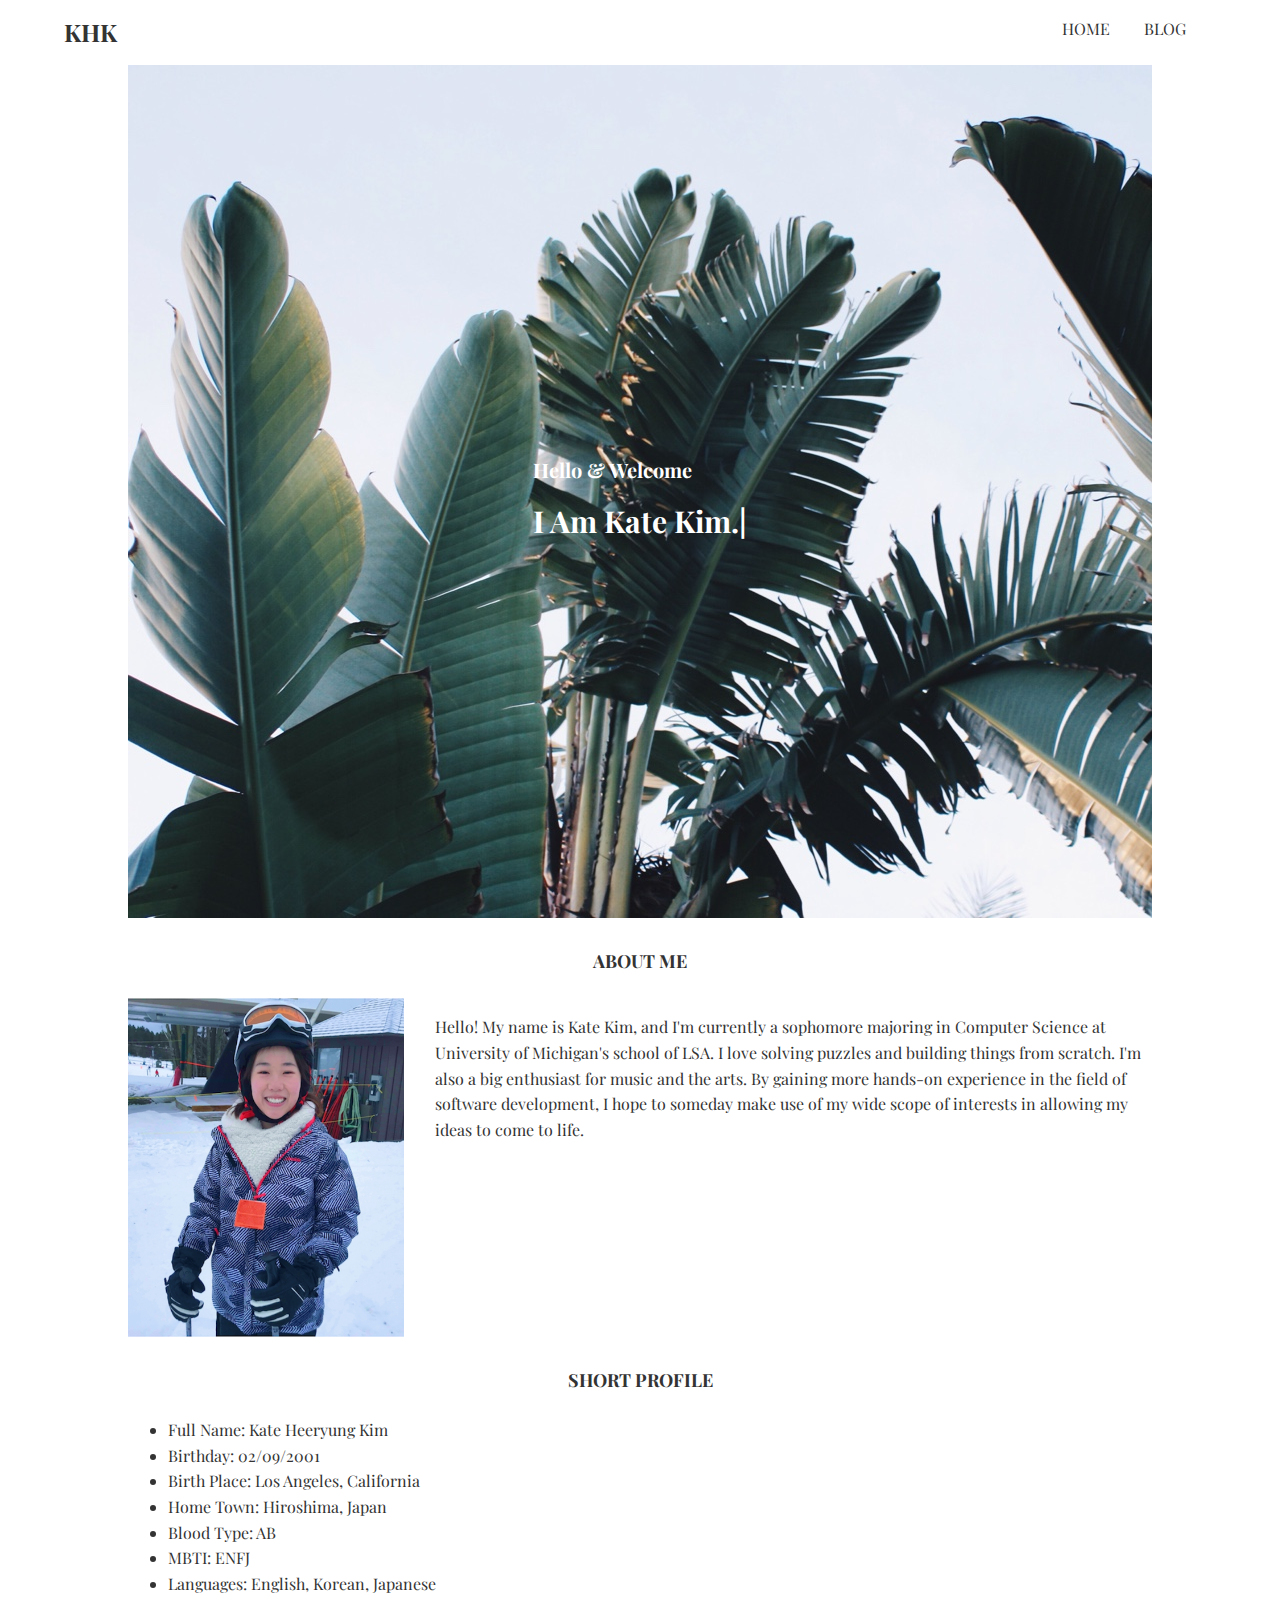
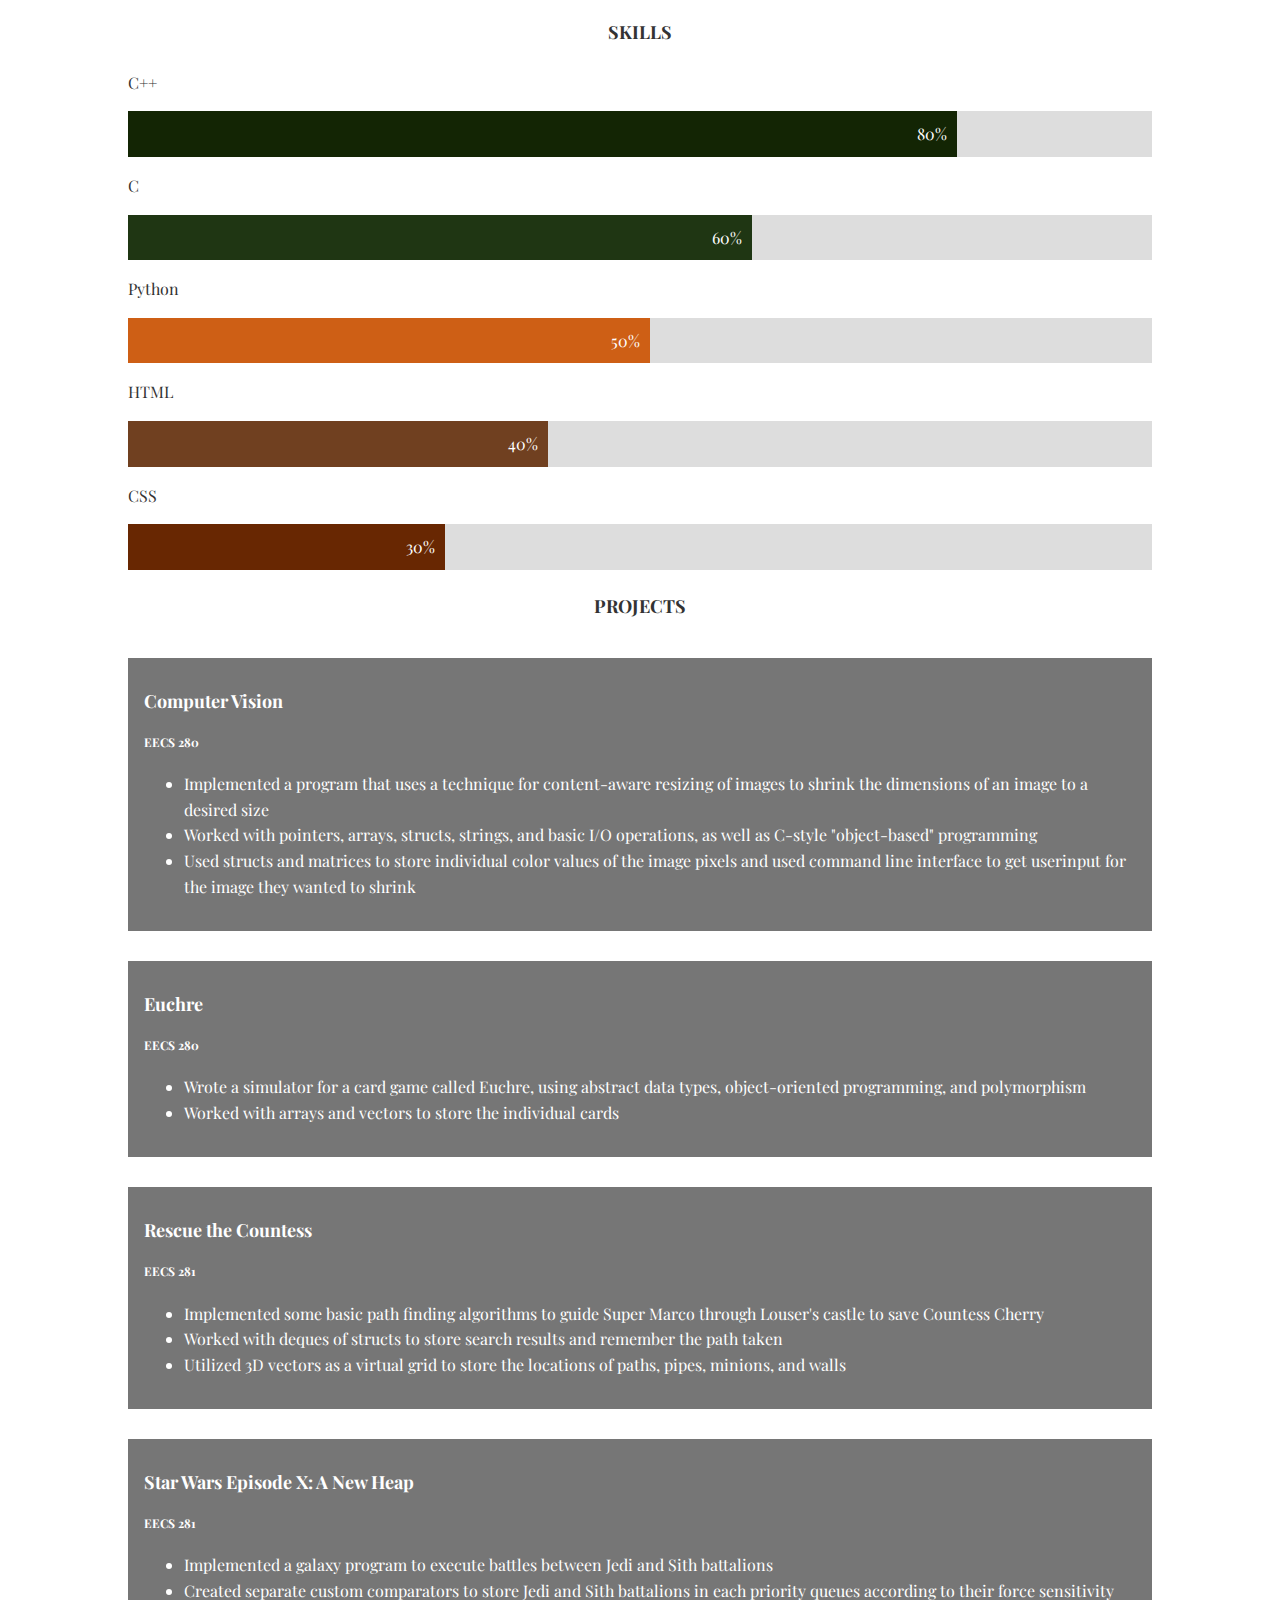
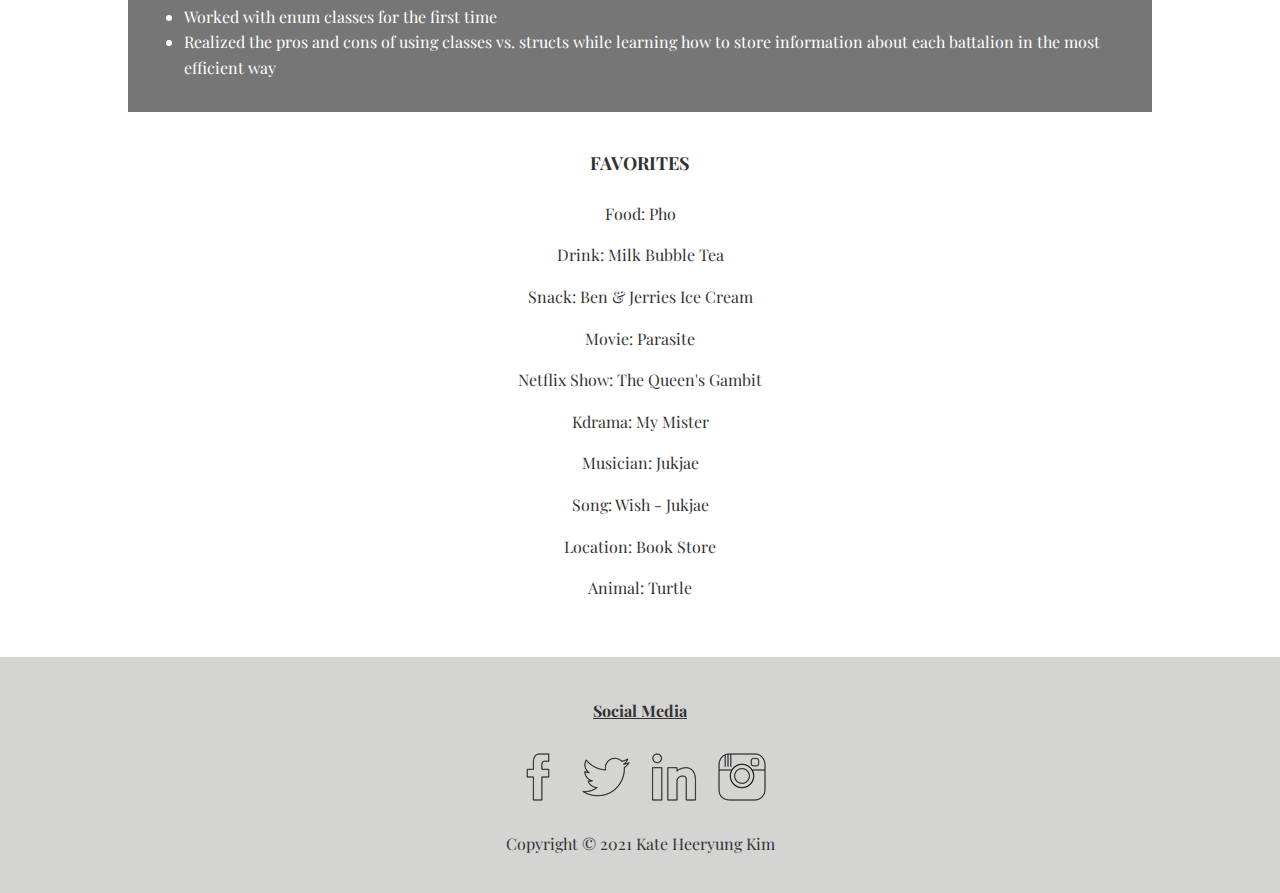
<file: index.html>
<!DOCTYPE html>

<html>

	<head>

		<title>Kate Heeryung Kim</title>
		<link rel="preconnect" href="https://fonts.gstatic.com">
		<link href="https://fonts.googleapis.com/css2?family=Playfair+Display&display=swap" rel="stylesheet">
		<link rel="stylesheet" type="text/css" href="index.css">

	</head>

	<body>

		<header id="main_header">
			<h2 id="logo">KHK</h2>
			<nav id="nav_bar">
				<ul>
					<li id="home"><a href="index.html">HOME</a></li>
					<li id="blog"><a href="blog/index.html">BLOG</a></li>
				</ul>
			</nav>
		</header>

		<div class="container">
			<img src="pictures/cover_art.jpg" alt="main cover art">
			<header id="main_text">
				<h4>Hello & Welcome</h4>
				<h2>I Am Kate Kim.|</h2>
			</header>
		</div>

		<div class="content">
			<section id="about_me">
				<h4>ABOUT ME</h4>
				<section id="profile_pic">
					<img src="pictures/profile.png" alt="profile picture">
				</section>
				<section id="introduction">
					<p>Hello! My name is Kate Kim, and I'm currently a sophomore majoring in Computer Science at University of Michigan's school of LSA. I love solving puzzles and building things from scratch. I'm also a big enthusiast for music and the arts. By gaining more hands-on experience in the field of software development, I hope to someday make use of my wide scope of interests in allowing my ideas to come to life.</p>
				</section>
			</section>
		</div>

		<div class="content">
			<section id="short_profile">
				<h4>SHORT PROFILE</h4>
				<ul>
					<li>Full Name: Kate Heeryung Kim</li>
					<li>Birthday: 02/09/2001</li>
					<li>Birth Place: Los Angeles, California</li>
					<li>Home Town: Hiroshima, Japan</li>
					<li>Blood Type: AB</li>
					<li>MBTI: ENFJ</li>
					<li>Languages: English, Korean, Japanese</li>
				</ul>
			</section>
			<section id="skills">
				<h4>SKILLS</h4>
				<p>C++</p>
				<div class="skill_box">
					<div class="skills cpp">80%</div>
				</div>
				<p>C</p>
				<div class="skill_box">
					<div class="skills c">60%</div>
				</div>
				<p>Python</p>
				<div class="skill_box">
					<div class="skills python">50%</div>
				</div>
				<p>HTML</p>
				<div class="skill_box">
					<div class="skills html">40%</div>
				</div>
				<p>CSS</p>
				<div class="skill_box">
					<div class="skills css">30%</div>
				</div>
			</section>
		</div>

		<div class="content">
			<section id="projects">
				<h4>PROJECTS</h4>
				<div class="project_box">
					<h2>Computer Vision</h2>
					<h3>EECS 280</h3>
					<ul>
						<li>Implemented a program that uses a technique for content-aware resizing of images to shrink the dimensions of an image to a desired size</li>
						<li>Worked with pointers, arrays, structs, strings, and basic I/O operations, as well as C-style "object-based" programming</li>
						<li>Used structs and matrices to store individual color values of the image pixels and used command line interface to get userinput for the image they wanted to shrink</li>
					</ul>
				</div>
				<div class="project_box">
					<h2>Euchre</h2>
					<h3>EECS 280</h3>
					<ul>
						<li>Wrote a simulator for a card game called Euchre, using abstract data types, object-oriented programming, and polymorphism</li>
						<li>Worked with arrays and vectors to store the individual cards</li>
					</ul>
				</div>
				<div class="project_box">
					<h2>Rescue the Countess</h2>
					<h3>EECS 281</h3>
					<ul>
						<li>Implemented some basic path finding algorithms to guide Super Marco through Louser's castle to save Countess Cherry</li>
						<li>Worked with deques of structs to store search results and remember the path taken</li>
						<li>Utilized 3D vectors as a virtual grid to store the locations of paths, pipes, minions, and walls</li>
					</ul>
				</div>
				<div class="project_box">
					<h2>Star Wars Episode X: A New Heap</h2>
					<h3>EECS 281</h3>
					<ul>
						<li>Implemented a galaxy program to execute battles between Jedi and Sith battalions</li>
						<li>Created separate custom comparators to store Jedi and Sith battalions in each priority queues according to their force sensitivity</li>
						<li>Worked with enum classes for the first time</li>
						<li>Realized the pros and cons of using classes vs. structs while learning how to store information about each battalion in the most efficient way</li>
					</ul>
				</div>
			</section>
		</div>

		<div class="content">
			<section id="favorites">
				<h4>FAVORITES</h4>
				<section id="favorite_list">
					<p>Food: Pho</p>
					<p>Drink: Milk Bubble Tea</p>
					<p>Snack: Ben & Jerries Ice Cream</p>
					<p>Movie: Parasite</p>
					<p>Netflix Show: The Queen's Gambit</p>
					<p>Kdrama: My Mister</p>
					<p>Musician: Jukjae</p>
					<p>Song: Wish - Jukjae</p>
					<p>Location: Book Store</p>
					<p>Animal: Turtle</p>
				</section>
			</section>
		</div>

		<footer id="main_footer">
			<header id="social_media">
				<h4>Social Media</h4>
				<section id="sns_logo">
					<a href="https://www.facebook.com/kate.kim.79069323/">
						<img src="pictures/facebook_logo.png" alt="facebook">
					</a>
					<a href="https://twitter.com/katehrkim">
						<img src="pictures/twitter_logo.png" alt="twitter">
					</a>
					<a href="https://www.linkedin.com/in/kate-kim-9557971b3/">
						<img src="pictures/linkedin_logo.png" alt="linkedin">
					</a>
					<a href="https://www.instagram.com/katehrkim/">
						<img src="pictures/instagram_logo.png" alt="instagram">
					</a>
				</section>
			</header>
			<p>Copyright &copy; 2021 Kate Heeryung Kim</p>
		</footer>

	</body>

</html>
</file>
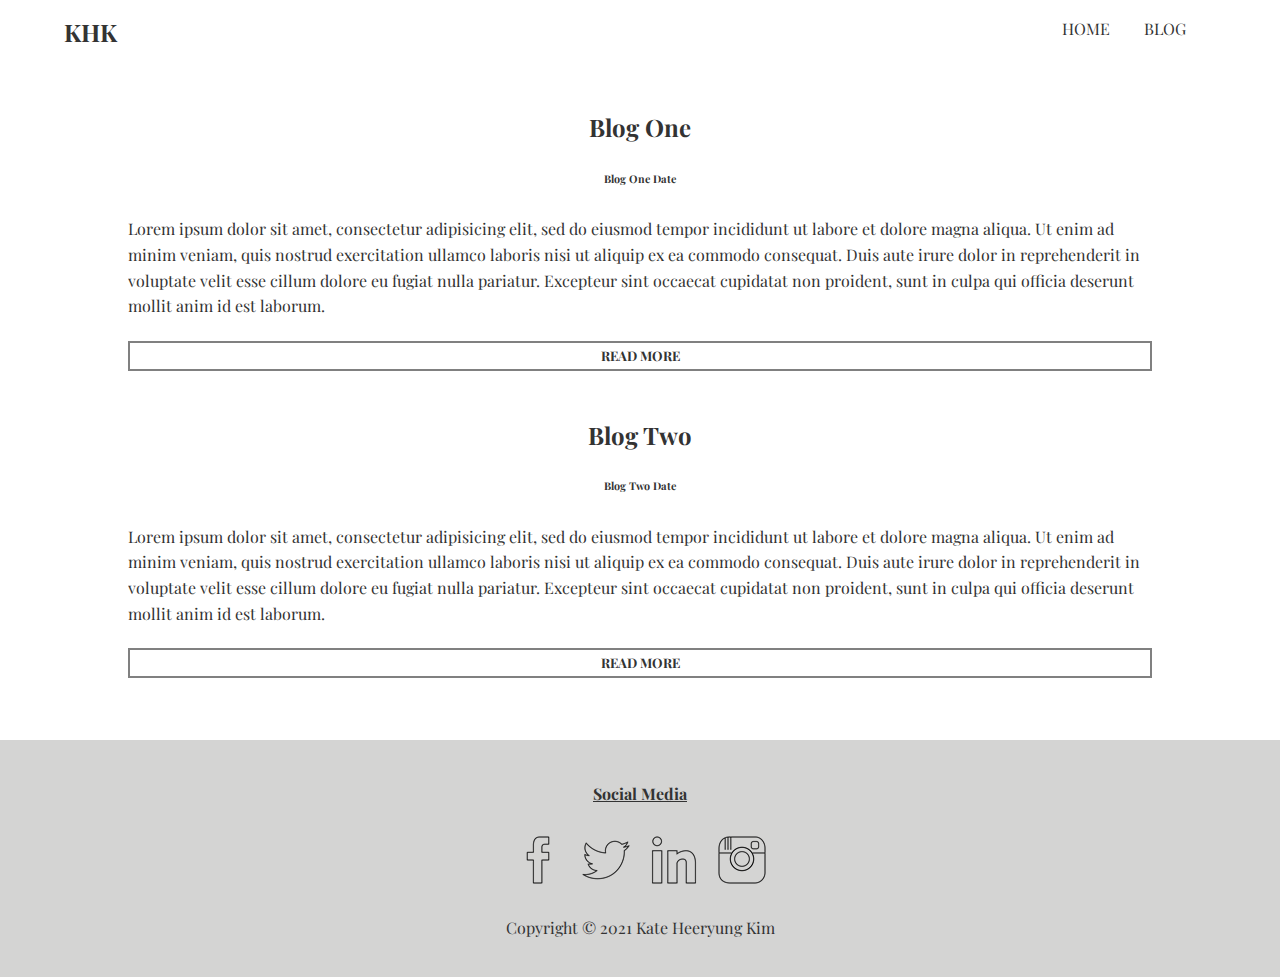
<file: blog/index.html>
<!DOCTYPE html>

<html>

	<head>

		<title>Kate Heeryung Kim</title>
		<link rel="preconnect" href="https://fonts.gstatic.com">
		<link href="https://fonts.googleapis.com/css2?family=Playfair+Display&display=swap" rel="stylesheet">
		<link rel="stylesheet" type="text/css" href="index.css">

	</head>

	<body>

		<header id="main_header">
			<h2 id="logo">KHK</h2>
			<nav id="nav_bar">
				<ul>
					<li id="home"><a href="../index.html">HOME</a></li>
					<li id="blog"><a href="index.html">BLOG</a></li>
				</ul>
			</nav>
		</header>

		<div class="container">
			<section class="blogs">
				<h2>Blog One</h2>
				<h6>Blog One Date</h6>
				<p>Lorem ipsum dolor sit amet, consectetur adipisicing elit, sed do eiusmod
				tempor incididunt ut labore et dolore magna aliqua. Ut enim ad minim veniam,
				quis nostrud exercitation ullamco laboris nisi ut aliquip ex ea commodo
				consequat. Duis aute irure dolor in reprehenderit in voluptate velit esse
				cillum dolore eu fugiat nulla pariatur. Excepteur sint occaecat cupidatat non
				proident, sunt in culpa qui officia deserunt mollit anim id est laborum.</p>
				<a href="blogone.html">
					<h5>READ MORE</h5>
				</a>
			</section>
			<section class="blogs">
				<h2>Blog Two</h2>
				<h6>Blog Two Date</h6>
				<p>Lorem ipsum dolor sit amet, consectetur adipisicing elit, sed do eiusmod
				tempor incididunt ut labore et dolore magna aliqua. Ut enim ad minim veniam,
				quis nostrud exercitation ullamco laboris nisi ut aliquip ex ea commodo
				consequat. Duis aute irure dolor in reprehenderit in voluptate velit esse
				cillum dolore eu fugiat nulla pariatur. Excepteur sint occaecat cupidatat non
				proident, sunt in culpa qui officia deserunt mollit anim id est laborum.</p>
				<a href="blogtwo.html">
					<h5>READ MORE</h5>
				</a>
			</section>
		</div>

		<footer id="main_footer">
			<header id="social_media">
				<h4>Social Media</h4>
				<section id="sns_logo">
					<a href="https://www.facebook.com/kate.kim.79069323/">
						<img src="../pictures/facebook_logo.png" alt="facebook">
					</a>
					<a href="https://twitter.com/katehrkim">
						<img src="../pictures/twitter_logo.png" alt="twitter">
					</a>
					<a href="https://www.linkedin.com/in/kate-kim-9557971b3/">
						<img src="../pictures/linkedin_logo.png" alt="linkedin">
					</a>
					<a href="https://www.instagram.com/katehrkim/">
						<img src="../pictures/instagram_logo.png" alt="instagram">
					</a>
				</section>
			</header>
			<p>Copyright &copy; 2021 Kate Heeryung Kim</p>
		</footer>

	</body>

</html>
</file>
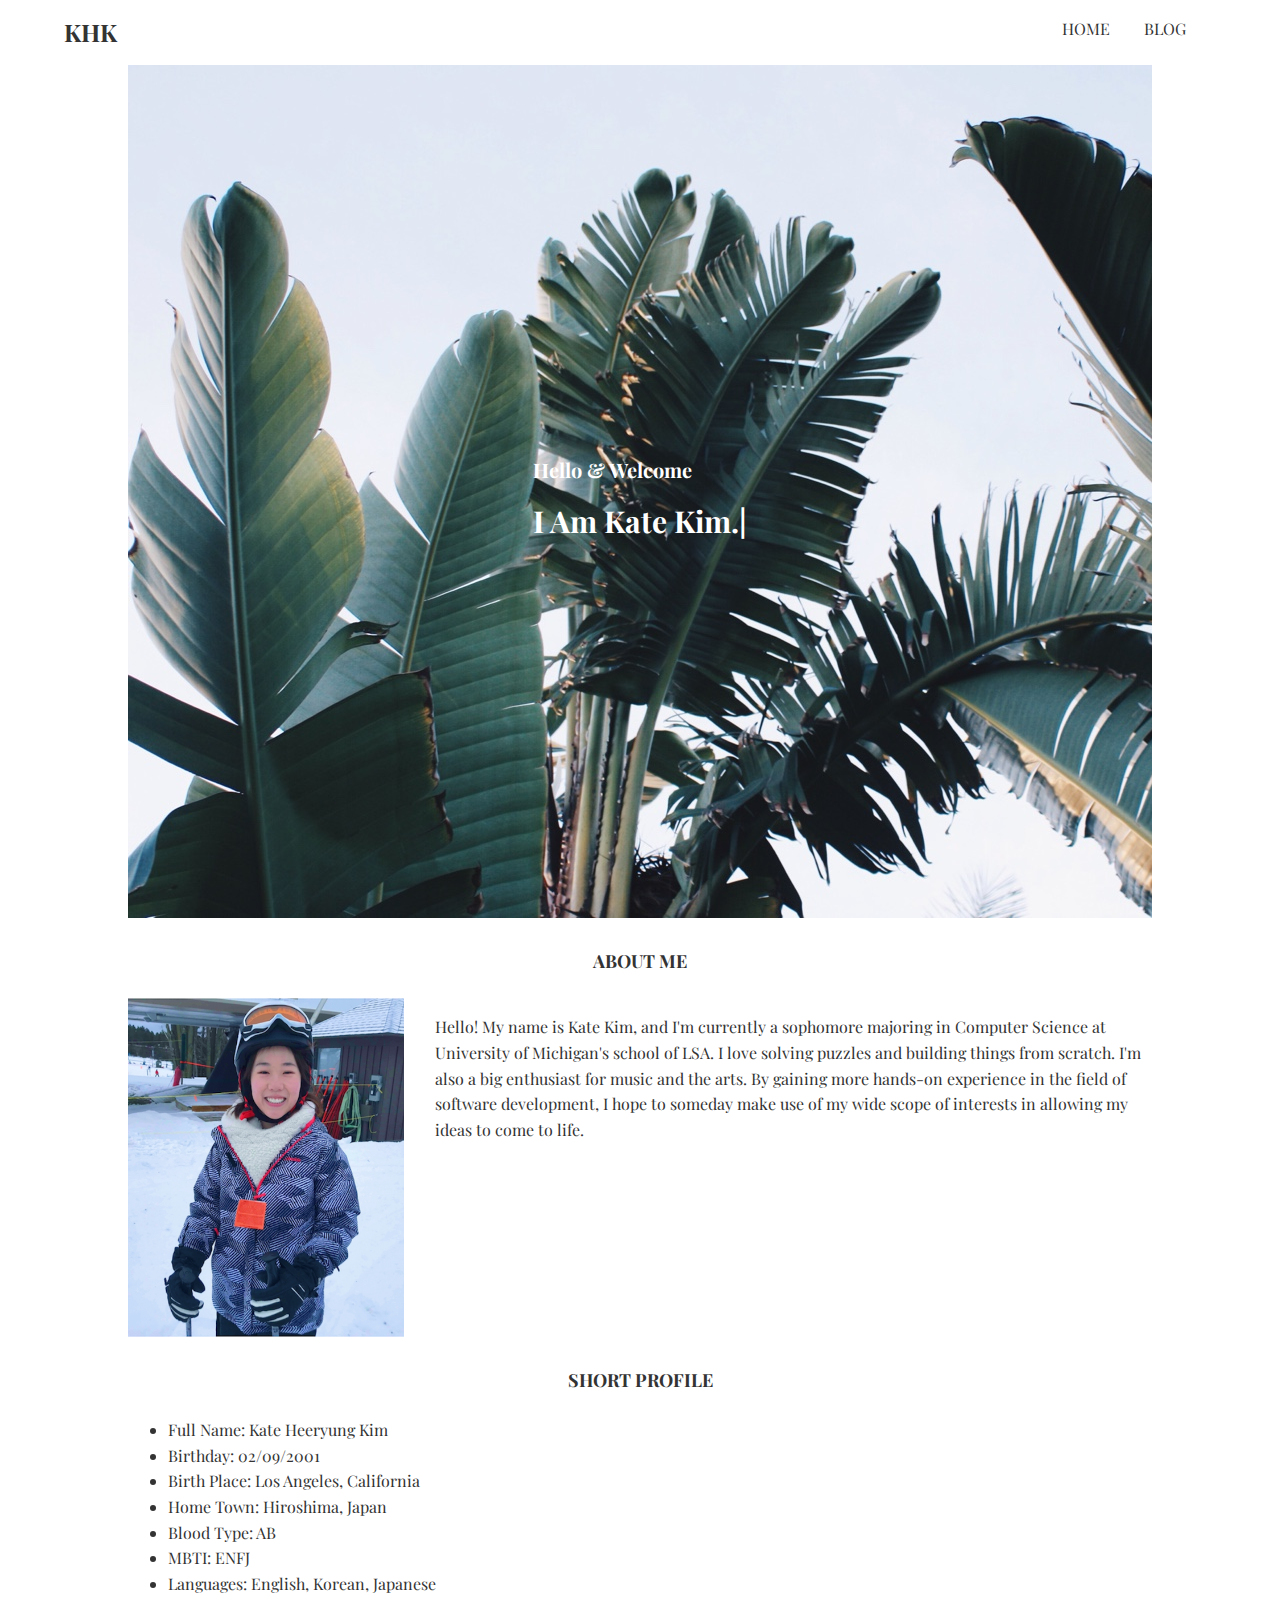
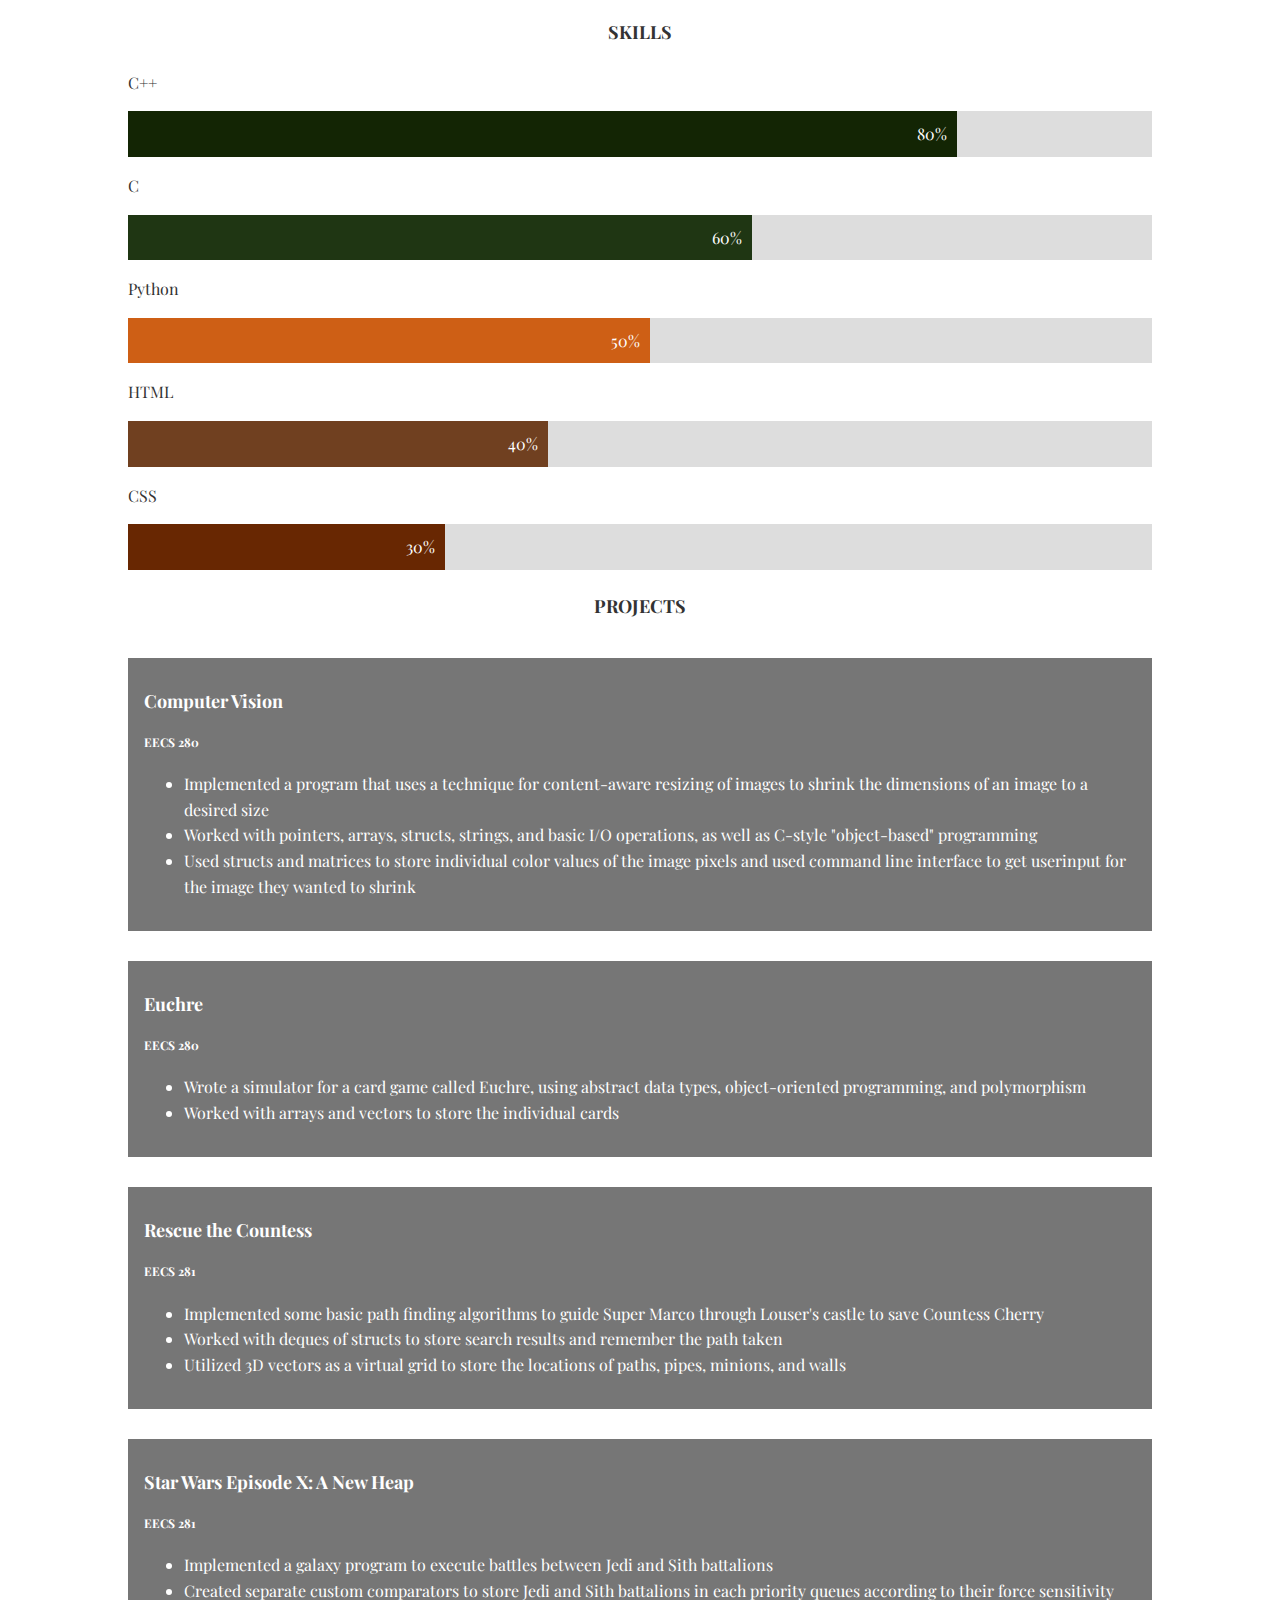
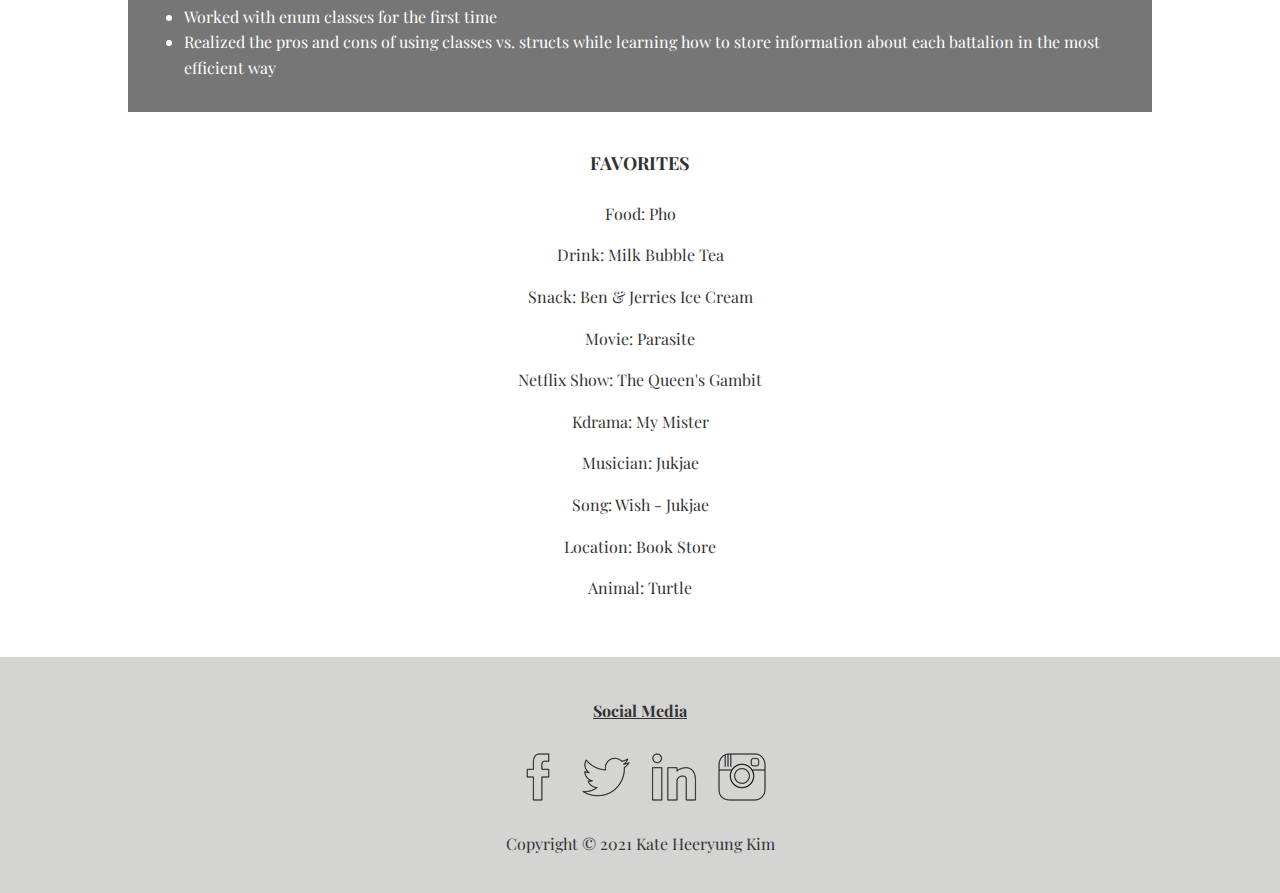
<file: home/index.html>
<!DOCTYPE html>

<html>

	<head>

		<title>Kate Heeryung Kim</title>
		<link rel="preconnect" href="https://fonts.gstatic.com">
		<link href="https://fonts.googleapis.com/css2?family=Playfair+Display&display=swap" rel="stylesheet">
		<link rel="stylesheet" type="text/css" href="index.css">

	</head>

	<body>

		<header id="main_header">
			<h2 id="logo">KHK</h2>
			<nav id="nav_bar">
				<ul>
					<li id="home"><a href="index.html">HOME</a></li>
					<li id="blog"><a href="../blog/index.html">BLOG</a></li>
				</ul>
			</nav>
		</header>

		<div class="container">
			<img src="../pictures/cover_art.jpg" alt="main cover art">
			<header id="main_text">
				<h4>Hello & Welcome</h4>
				<h2>I Am Kate Kim.|</h2>
			</header>
		</div>

		<div class="content">
			<section id="about_me">
				<h4>ABOUT ME</h4>
				<section id="profile_pic">
					<img src="../pictures/profile.png" alt="profile picture">
				</section>
				<section id="introduction">
					<p>Hello! My name is Kate Kim, and I'm currently a sophomore majoring in Computer Science at University of Michigan's school of LSA. I love solving puzzles and building things from scratch. I'm also a big enthusiast for music and the arts. By gaining more hands-on experience in the field of software development, I hope to someday make use of my wide scope of interests in allowing my ideas to come to life.</p>
				</section>
			</section>
		</div>

		<div class="content">
			<section id="short_profile">
				<h4>SHORT PROFILE</h4>
				<ul>
					<li>Full Name: Kate Heeryung Kim</li>
					<li>Birthday: 02/09/2001</li>
					<li>Birth Place: Los Angeles, California</li>
					<li>Home Town: Hiroshima, Japan</li>
					<li>Blood Type: AB</li>
					<li>MBTI: ENFJ</li>
					<li>Languages: English, Korean, Japanese</li>
				</ul>
			</section>
			<section id="skills">
				<h4>SKILLS</h4>
				<p>C++</p>
				<div class="skill_box">
					<div class="skills cpp">80%</div>
				</div>
				<p>C</p>
				<div class="skill_box">
					<div class="skills c">60%</div>
				</div>
				<p>Python</p>
				<div class="skill_box">
					<div class="skills python">50%</div>
				</div>
				<p>HTML</p>
				<div class="skill_box">
					<div class="skills html">40%</div>
				</div>
				<p>CSS</p>
				<div class="skill_box">
					<div class="skills css">30%</div>
				</div>
			</section>
		</div>

		<div class="content">
			<section id="projects">
				<h4>PROJECTS</h4>
				<div class="project_box">
					<h2>Computer Vision</h2>
					<h3>EECS 280</h3>
					<ul>
						<li>Implemented a program that uses a technique for content-aware resizing of images to shrink the dimensions of an image to a desired size</li>
						<li>Worked with pointers, arrays, structs, strings, and basic I/O operations, as well as C-style "object-based" programming</li>
						<li>Used structs and matrices to store individual color values of the image pixels and used command line interface to get userinput for the image they wanted to shrink</li>
					</ul>
				</div>
				<div class="project_box">
					<h2>Euchre</h2>
					<h3>EECS 280</h3>
					<ul>
						<li>Wrote a simulator for a card game called Euchre, using abstract data types, object-oriented programming, and polymorphism</li>
						<li>Worked with arrays and vectors to store the individual cards</li>
					</ul>
				</div>
				<div class="project_box">
					<h2>Rescue the Countess</h2>
					<h3>EECS 281</h3>
					<ul>
						<li>Implemented some basic path finding algorithms to guide Super Marco through Louser's castle to save Countess Cherry</li>
						<li>Worked with deques of structs to store search results and remember the path taken</li>
						<li>Utilized 3D vectors as a virtual grid to store the locations of paths, pipes, minions, and walls</li>
					</ul>
				</div>
				<div class="project_box">
					<h2>Star Wars Episode X: A New Heap</h2>
					<h3>EECS 281</h3>
					<ul>
						<li>Implemented a galaxy program to execute battles between Jedi and Sith battalions</li>
						<li>Created separate custom comparators to store Jedi and Sith battalions in each priority queues according to their force sensitivity</li>
						<li>Worked with enum classes for the first time</li>
						<li>Realized the pros and cons of using classes vs. structs while learning how to store information about each battalion in the most efficient way</li>
					</ul>
				</div>
			</section>
		</div>

		<div class="content">
			<section id="favorites">
				<h4>FAVORITES</h4>
				<section id="favorite_list">
					<p>Food: Pho</p>
					<p>Drink: Milk Bubble Tea</p>
					<p>Snack: Ben & Jerries Ice Cream</p>
					<p>Movie: Parasite</p>
					<p>Netflix Show: The Queen's Gambit</p>
					<p>Kdrama: My Mister</p>
					<p>Musician: Jukjae</p>
					<p>Song: Wish - Jukjae</p>
					<p>Location: Book Store</p>
					<p>Animal: Turtle</p>
				</section>
			</section>
		</div>

		<footer id="main_footer">
			<header id="social_media">
				<h4>Social Media</h4>
				<section id="sns_logo">
					<a href="https://www.facebook.com/kate.kim.79069323/">
						<img src="../pictures/facebook_logo.png" alt="facebook">
					</a>
					<a href="https://twitter.com/katehrkim">
						<img src="../pictures/twitter_logo.png" alt="twitter">
					</a>
					<a href="https://www.linkedin.com/in/kate-kim-9557971b3/">
						<img src="../pictures/linkedin_logo.png" alt="linkedin">
					</a>
					<a href="https://www.instagram.com/katehrkim/">
						<img src="../pictures/instagram_logo.png" alt="instagram">
					</a>
				</section>
			</header>
			<p>Copyright &copy; 2021 Kate Heeryung Kim</p>
		</footer>

	</body>

</html>
</file>
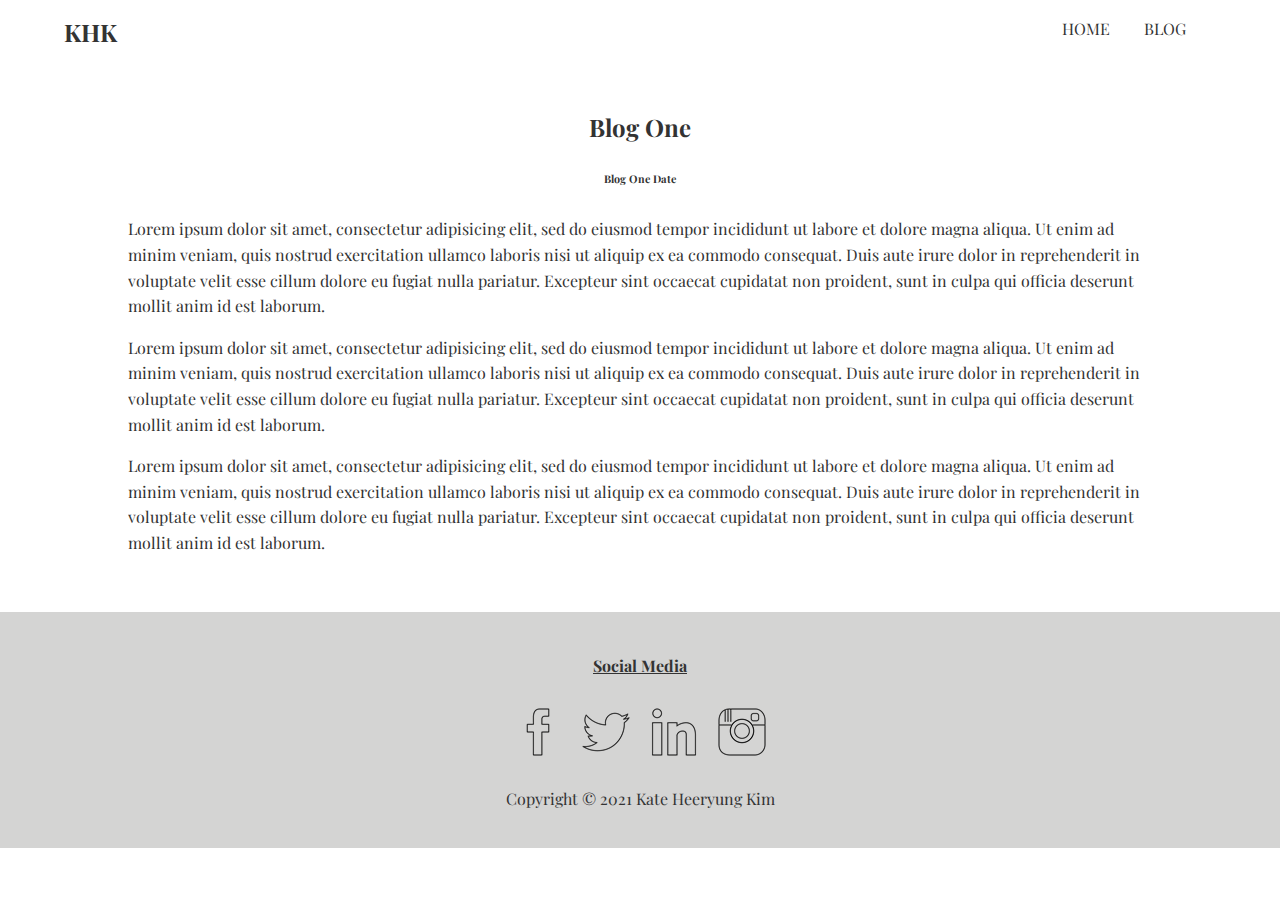
<file: blog/blogone.html>
<!DOCTYPE html>

<html>

	<head>

		<title>Kate Heeryung Kim</title>
		<link rel="preconnect" href="https://fonts.gstatic.com">
		<link href="https://fonts.googleapis.com/css2?family=Playfair+Display&display=swap" rel="stylesheet">
		<link rel="stylesheet" type="text/css" href="blogone.css">

	</head>

	<body>
		<header id="main_header">
			<h2 id="logo">KHK</h2>
			<nav id="nav_bar">
				<ul>
					<li id="home"><a href="../index.html">HOME</a></li>
					<li id="blog"><a href="index.html">BLOG</a></li>
				</ul>
			</nav>
		</header>

		<div class="container">
			<h2>Blog One</h2>
			<h6>Blog One Date</h6>
			<p>Lorem ipsum dolor sit amet, consectetur adipisicing elit, sed do eiusmod
			tempor incididunt ut labore et dolore magna aliqua. Ut enim ad minim veniam,
			quis nostrud exercitation ullamco laboris nisi ut aliquip ex ea commodo
			consequat. Duis aute irure dolor in reprehenderit in voluptate velit esse
			cillum dolore eu fugiat nulla pariatur. Excepteur sint occaecat cupidatat non
			proident, sunt in culpa qui officia deserunt mollit anim id est laborum.</p>
			<p>Lorem ipsum dolor sit amet, consectetur adipisicing elit, sed do eiusmod
			tempor incididunt ut labore et dolore magna aliqua. Ut enim ad minim veniam,
			quis nostrud exercitation ullamco laboris nisi ut aliquip ex ea commodo
			consequat. Duis aute irure dolor in reprehenderit in voluptate velit esse
			cillum dolore eu fugiat nulla pariatur. Excepteur sint occaecat cupidatat non
			proident, sunt in culpa qui officia deserunt mollit anim id est laborum.</p>
			<p>Lorem ipsum dolor sit amet, consectetur adipisicing elit, sed do eiusmod
			tempor incididunt ut labore et dolore magna aliqua. Ut enim ad minim veniam,
			quis nostrud exercitation ullamco laboris nisi ut aliquip ex ea commodo
			consequat. Duis aute irure dolor in reprehenderit in voluptate velit esse
			cillum dolore eu fugiat nulla pariatur. Excepteur sint occaecat cupidatat non
			proident, sunt in culpa qui officia deserunt mollit anim id est laborum.</p>
		</div>

		<footer id="main_footer">
			<header id="social_media">
				<h4>Social Media</h4>
				<section id="sns_logo">
					<a href="https://www.facebook.com/kate.kim.79069323/">
						<img src="../pictures/facebook_logo.png" alt="facebook">
					</a>
					<a href="https://twitter.com/katehrkim">
						<img src="../pictures/twitter_logo.png" alt="twitter">
					</a>
					<a href="https://www.linkedin.com/in/kate-kim-9557971b3/">
						<img src="../pictures/linkedin_logo.png" alt="linkedin">
					</a>
					<a href="https://www.instagram.com/katehrkim/">
						<img src="../pictures/instagram_logo.png" alt="instagram">
					</a>
				</section>
			</header>
			<p>Copyright &copy; 2021 Kate Heeryung Kim</p>
		</footer>

	</body>

</html>
</file>
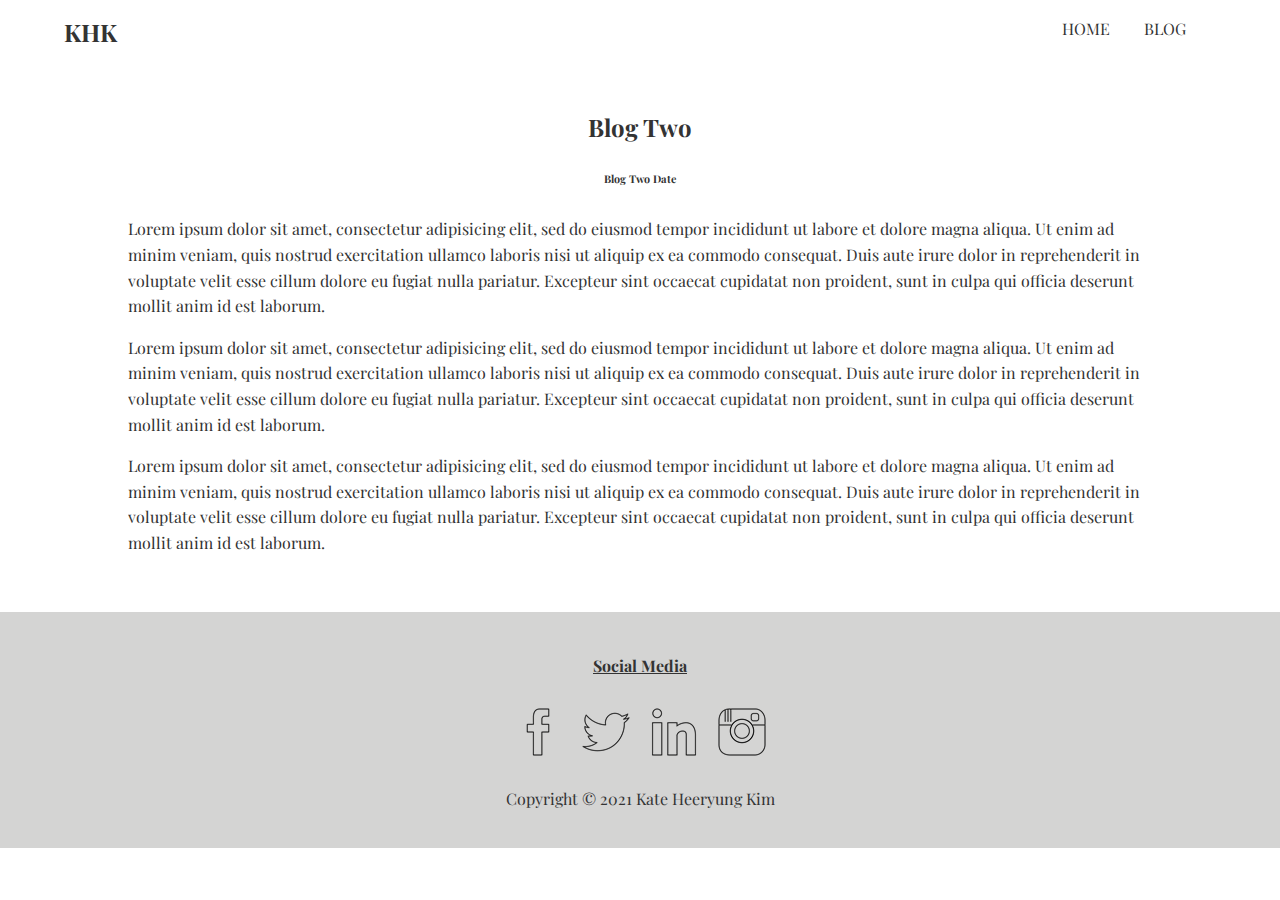
<file: blog/blogtwo.html>
<!DOCTYPE html>

<html>

	<head>

		<title>Kate Heeryung Kim</title>
		<link rel="preconnect" href="https://fonts.gstatic.com">
		<link href="https://fonts.googleapis.com/css2?family=Playfair+Display&display=swap" rel="stylesheet">
		<link rel="stylesheet" type="text/css" href="blogtwo.css">

	</head>

	<body>
		<header id="main_header">
			<h2 id="logo">KHK</h2>
			<nav id="nav_bar">
				<ul>
					<li id="home"><a href="../index.html">HOME</a></li>
					<li id="blog"><a href="index.html">BLOG</a></li>
				</ul>
			</nav>
		</header>

		<div class="container">
			<h2>Blog Two</h2>
			<h6>Blog Two Date</h6>
			<p>Lorem ipsum dolor sit amet, consectetur adipisicing elit, sed do eiusmod
			tempor incididunt ut labore et dolore magna aliqua. Ut enim ad minim veniam,
			quis nostrud exercitation ullamco laboris nisi ut aliquip ex ea commodo
			consequat. Duis aute irure dolor in reprehenderit in voluptate velit esse
			cillum dolore eu fugiat nulla pariatur. Excepteur sint occaecat cupidatat non
			proident, sunt in culpa qui officia deserunt mollit anim id est laborum.</p>
			<p>Lorem ipsum dolor sit amet, consectetur adipisicing elit, sed do eiusmod
			tempor incididunt ut labore et dolore magna aliqua. Ut enim ad minim veniam,
			quis nostrud exercitation ullamco laboris nisi ut aliquip ex ea commodo
			consequat. Duis aute irure dolor in reprehenderit in voluptate velit esse
			cillum dolore eu fugiat nulla pariatur. Excepteur sint occaecat cupidatat non
			proident, sunt in culpa qui officia deserunt mollit anim id est laborum.</p>
			<p>Lorem ipsum dolor sit amet, consectetur adipisicing elit, sed do eiusmod
			tempor incididunt ut labore et dolore magna aliqua. Ut enim ad minim veniam,
			quis nostrud exercitation ullamco laboris nisi ut aliquip ex ea commodo
			consequat. Duis aute irure dolor in reprehenderit in voluptate velit esse
			cillum dolore eu fugiat nulla pariatur. Excepteur sint occaecat cupidatat non
			proident, sunt in culpa qui officia deserunt mollit anim id est laborum.</p>
		</div>

		<footer id="main_footer">
			<header id="social_media">
				<h4>Social Media</h4>
				<section id="sns_logo">
					<a href="https://www.facebook.com/kate.kim.79069323/">
						<img src="../pictures/facebook_logo.png" alt="facebook">
					</a>
					<a href="https://twitter.com/katehrkim">
						<img src="../pictures/twitter_logo.png" alt="twitter">
					</a>
					<a href="https://www.linkedin.com/in/kate-kim-9557971b3/">
						<img src="../pictures/linkedin_logo.png" alt="linkedin">
					</a>
					<a href="https://www.instagram.com/katehrkim/">
						<img src="../pictures/instagram_logo.png" alt="instagram">
					</a>
				</section>
			</header>
			<p>Copyright &copy; 2021 Kate Heeryung Kim</p>
		</footer>

	</body>

</html>
</file>
<file: index.css>
body {
	font-family: 'Playfair Display', serif;
	color: #333333;
	font-size:16px;
	line-height:1.6em;
	margin:0;
}

#main_header {
	width: 90%;
	margin: auto;
	overflow: hidden;
}

#logo {
	float: left;
}

#nav_bar {
	float: right;
}

#nav_bar ul {
	padding: 0;
	list-style: none;
}

#nav_bar li {
	display: inline;
}

#nav_bar a {
	color: #333333;
	text-decoration: none;
	padding-right: 30px;
}

.container {
	display: block;
	width: 80%;
	margin: auto;
	overflow: hidden;
	position: relative;
}

#main_text {
	position: absolute;
	top: 50%;
	left: 50%;
	transform: translate(-50%, -50%);
	color: white;
}

#main_text h4 {
	font-size: 20px;
}

#main_text h2 {
	font-size: 30px;
}

.content {
	display: block;
	width: 80%;
	margin: auto;
	overflow: hidden;
}

#about_me h4 {
	font-size: 18px;
	text-align: center;
}

#profile_pic {
	float: left;
	width: 30%;
}

#profile_pic img {
	max-width: 90%;
	height: auto;
}

#introduction {
	float: right;
	width: 70%;
}

#short_profile h4 {
	font-size: 18px;
	text-align: center;
}

#skills h4 {
	font-size: 18px;
	text-align: center;
}

.skill_box {
	width: 100%;
	background-color: #ddd;
}

.skills {
	text-align: right;
	padding-top: 10px;
	padding-bottom: 10px;
	color: white;
}

.cpp {
	width: 80%;
	background-color: #132504;
	padding-right: 10px;
}

.c {
	width: 60%;
	background-color: #1f3613;
	padding-right: 10px;
}

.python {
	width: 50%;
	background-color: #ce5f15;
	padding-right: 10px;
}

.html {
	width: 40%;
	background-color: #704020;
	padding-right: 10px;
}

.css {
	width: 30%;
	background-color: #682702;
	padding-right: 10px;
}

#projects h4 {
	font-size: 18px;
	text-align: center;
}

.project_box {
	background-color: #767676;
	border-top: 15px solid white;
	border-bottom: 15px solid white;
	padding: 1em;
	color: white;
}

.project_box h2 {
	font-size: 18px;
}

.project_box h3 {
	font-size: 12px;
}

#favorites h4 {
	font-size: 18px;
	text-align: center;
}

#favorite_list {
	text-align: center;
}

#main_footer {
	background-color: #d4d4d3;
	text-align: center;
	padding: 20px;
	margin-top: 40px;
}

#social_media a {
	text-decoration: none;
}

#social_media h4 {
	text-decoration: underline;
}
</file>
<file: blog/index.css>
body {
	font-family: 'Playfair Display', serif;
	color: #333333;
	font-size:16px;
	line-height:1.6em;
	margin:0;
}

#main_header {
	width: 90%;
	margin: auto;
	overflow: hidden;
}

#logo {
	float: left;
}

#nav_bar {
	float: right;
}

#nav_bar ul {
	padding: 0;
	list-style: none;
}

#nav_bar li {
	display: inline;
}

#nav_bar a {
	color: #333333;
	text-decoration: none;
	padding-right: 30px;
}

.container {
	display: block;
	width: 80%;
	margin: auto;
	overflow: hidden;
}

.blogs h2 {
	padding-top: 30px;
	text-align: center;
}

.blogs h6 {
	text-align: center;
}

.blogs a {
	color: #333333;
	text-decoration: none;
}

.blogs h5 {
	text-align: center;
	border: 2px solid grey;
}

#main_footer {
	background-color: #d4d4d3;
	text-align: center;
	padding: 20px;
	margin-top: 40px;
}

#social_media a {
	text-decoration: none;
}

#social_media h4 {
	text-decoration: underline;
}
</file>
<file: home/index.css>
body {
	font-family: 'Playfair Display', serif;
	color: #333333;
	font-size:16px;
	line-height:1.6em;
	margin:0;
}

#main_header {
	width: 90%;
	margin: auto;
	overflow: hidden;
}

#logo {
	float: left;
}

#nav_bar {
	float: right;
}

#nav_bar ul {
	padding: 0;
	list-style: none;
}

#nav_bar li {
	display: inline;
}

#nav_bar a {
	color: #333333;
	text-decoration: none;
	padding-right: 30px;
}

.container {
	display: block;
	width: 80%;
	margin: auto;
	overflow: hidden;
	position: relative;
}

#main_text {
	position: absolute;
	top: 50%;
	left: 50%;
	transform: translate(-50%, -50%);
	color: white;
}

#main_text h4 {
	font-size: 20px;
}

#main_text h2 {
	font-size: 30px;
}

.content {
	display: block;
	width: 80%;
	margin: auto;
	overflow: hidden;
}

#about_me h4 {
	font-size: 18px;
	text-align: center;
}

#profile_pic {
	float: left;
	width: 30%;
}

#profile_pic img {
	max-width: 90%;
	height: auto;
}

#introduction {
	float: right;
	width: 70%;
}

#short_profile h4 {
	font-size: 18px;
	text-align: center;
}

#skills h4 {
	font-size: 18px;
	text-align: center;
}

.skill_box {
	width: 100%;
	background-color: #ddd;
}

.skills {
	text-align: right;
	padding-top: 10px;
	padding-bottom: 10px;
	color: white;
}

.cpp {
	width: 80%;
	background-color: #132504;
	padding-right: 10px;
}

.c {
	width: 60%;
	background-color: #1f3613;
	padding-right: 10px;
}

.python {
	width: 50%;
	background-color: #ce5f15;
	padding-right: 10px;
}

.html {
	width: 40%;
	background-color: #704020;
	padding-right: 10px;
}

.css {
	width: 30%;
	background-color: #682702;
	padding-right: 10px;
}

#projects h4 {
	font-size: 18px;
	text-align: center;
}

.project_box {
	background-color: #767676;
	border-top: 15px solid white;
	border-bottom: 15px solid white;
	padding: 1em;
	color: white;
}

.project_box h2 {
	font-size: 18px;
}

.project_box h3 {
	font-size: 12px;
}

#favorites h4 {
	font-size: 18px;
	text-align: center;
}

#favorite_list {
	text-align: center;
}

#main_footer {
	background-color: #d4d4d3;
	text-align: center;
	padding: 20px;
	margin-top: 40px;
}

#social_media a {
	text-decoration: none;
}

#social_media h4 {
	text-decoration: underline;
}
</file>
<file: blog/blogone.css>
body {
	font-family: 'Playfair Display', serif;
	color: #333333;
	font-size:16px;
	line-height:1.6em;
	margin:0;
}

#main_header {
	width: 90%;
	margin: auto;
	overflow: hidden;
}

#logo {
	float: left;
}

#nav_bar {
	float: right;
}

#nav_bar ul {
	padding: 0;
	list-style: none;
}

#nav_bar li {
	display: inline;
}

#nav_bar a {
	color: #333333;
	text-decoration: none;
	padding-right: 30px;
}

.container {
	display: block;
	width: 80%;
	margin: auto;
	overflow: hidden;
}

.container h2 {
	padding-top: 30px;
	text-align: center;
}

.container h6 {
	text-align: center;
}

#main_footer {
	background-color: #d4d4d3;
	text-align: center;
	padding: 20px;
	margin-top: 40px;
}

#social_media a {
	text-decoration: none;
}

#social_media h4 {
	text-decoration: underline;
}
</file>
<file: blog/blogtwo.css>
body {
	font-family: 'Playfair Display', serif;
	color: #333333;
	font-size:16px;
	line-height:1.6em;
	margin:0;
}

#main_header {
	width: 90%;
	margin: auto;
	overflow: hidden;
}

#logo {
	float: left;
}

#nav_bar {
	float: right;
}

#nav_bar ul {
	padding: 0;
	list-style: none;
}

#nav_bar li {
	display: inline;
}

#nav_bar a {
	color: #333333;
	text-decoration: none;
	padding-right: 30px;
}

.container {
	display: block;
	width: 80%;
	margin: auto;
	overflow: hidden;
}

.container h2 {
	padding-top: 30px;
	text-align: center;
}

.container h6 {
	text-align: center;
}

#main_footer {
	background-color: #d4d4d3;
	text-align: center;
	padding: 20px;
	margin-top: 40px;
}

#social_media a {
	text-decoration: none;
}

#social_media h4 {
	text-decoration: underline;
}
</file>
